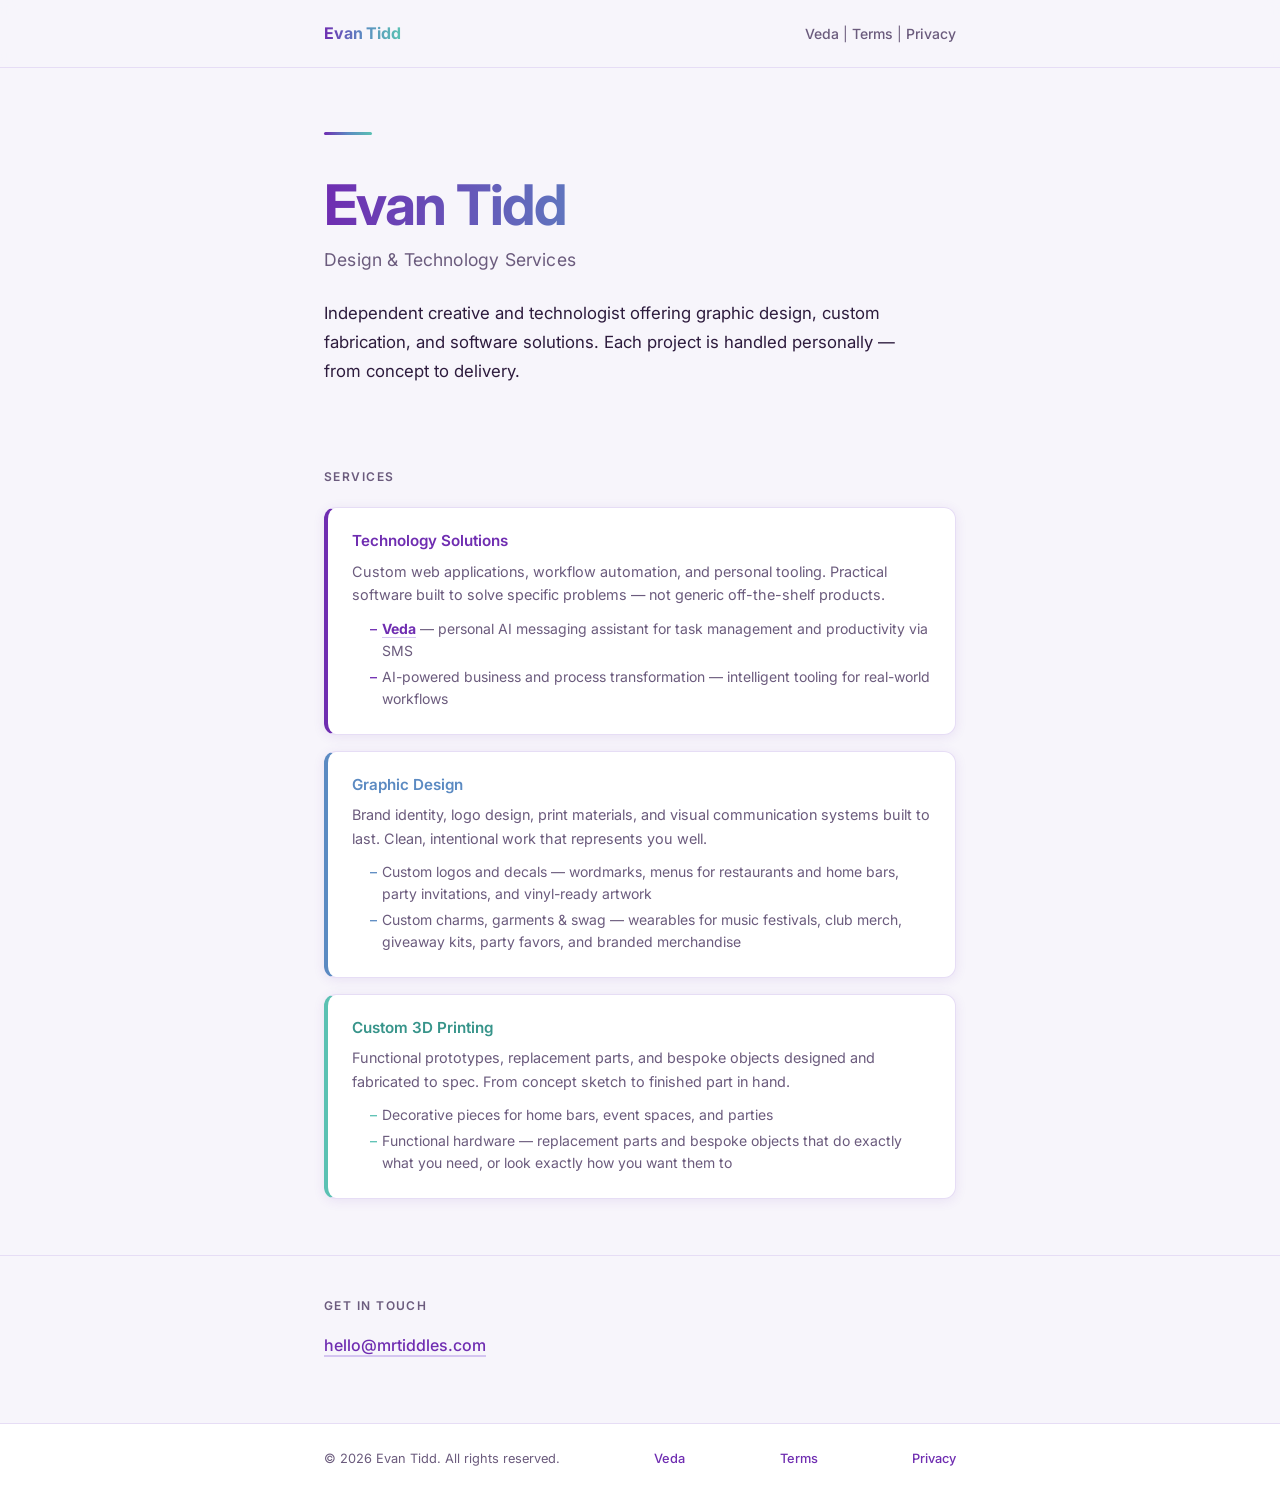
<file: index.html>
<!DOCTYPE html>
<html lang="en">
<head>
  <meta charset="UTF-8">
  <meta name="viewport" content="width=device-width, initial-scale=1.0">
  <title>Evan Tidd — Design & Technology Services</title>
  <meta name="description" content="Graphic design, custom 3D printing, and technology solutions by Evan Tidd.">
  <link rel="stylesheet" href="styles.css">
</head>
<body>

  <nav>
    <div class="container">
      <a href="/" class="nav-brand">Evan Tidd</a>
      <div class="nav-links">
        <a href="veda.html">Veda</a>
        <a href="terms.html">Terms</a>
        <a href="privacy-policy.html">Privacy</a>
      </div>
    </div>
  </nav>

  <main>
    <section class="hero">
      <div class="container">
        <div class="gradient-rule"></div>
        <h1>Evan Tidd</h1>
        <p class="subtitle">Design &amp; Technology Services</p>
        <p class="intro">
          Independent creative and technologist offering graphic design, custom fabrication,
          and software solutions. Each project is handled personally — from concept to delivery.
        </p>
      </div>
    </section>

    <section class="services">
      <div class="container">
        <h2>Services</h2>
        <div class="service-cards">
          <div class="service-card purple">
            <h3>Technology Solutions</h3>
            <p>Custom web applications, workflow automation, and personal tooling. Practical software built to solve specific problems — not generic off-the-shelf products.</p>
            <ul>
              <li><strong><a href="veda.html">Veda</a></strong> — personal AI messaging assistant for task management and productivity via SMS</li>
              <li>AI-powered business and process transformation — intelligent tooling for real-world workflows</li>
            </ul>
          </div>
          <div class="service-card blue">
            <h3>Graphic Design</h3>
            <p>Brand identity, logo design, print materials, and visual communication systems built to last. Clean, intentional work that represents you well.</p>
            <ul>
              <li>Custom logos and decals — wordmarks, menus for restaurants and home bars, party invitations, and vinyl-ready artwork</li>
              <li>Custom charms, garments &amp; swag — wearables for music festivals, club merch, giveaway kits, party favors, and branded merchandise</li>
            </ul>
          </div>
          <div class="service-card teal">
            <h3>Custom 3D Printing</h3>
            <p>Functional prototypes, replacement parts, and bespoke objects designed and fabricated to spec. From concept sketch to finished part in hand.</p>
            <ul>
              <li>Decorative pieces for home bars, event spaces, and parties</li>
              <li>Functional hardware — replacement parts and bespoke objects that do exactly what you need, or look exactly how you want them to</li>
            </ul>
          </div>
        </div>
      </div>
    </section>

    <section class="contact">
      <div class="container">
        <h2>Get in Touch</h2>
        <p>
          <a href="mailto:hello@mrtiddles.com">hello@mrtiddles.com</a>
        </p>
      </div>
    </section>
  </main>

  <footer>
    <div class="container">
      <p>&copy; 2026 Evan Tidd. All rights reserved.</p>
      <a href="veda.html">Veda</a>
      <a href="terms.html">Terms</a>
      <a href="privacy-policy.html">Privacy</a>
    </div>
  </footer>

</body>
</html>
</file>
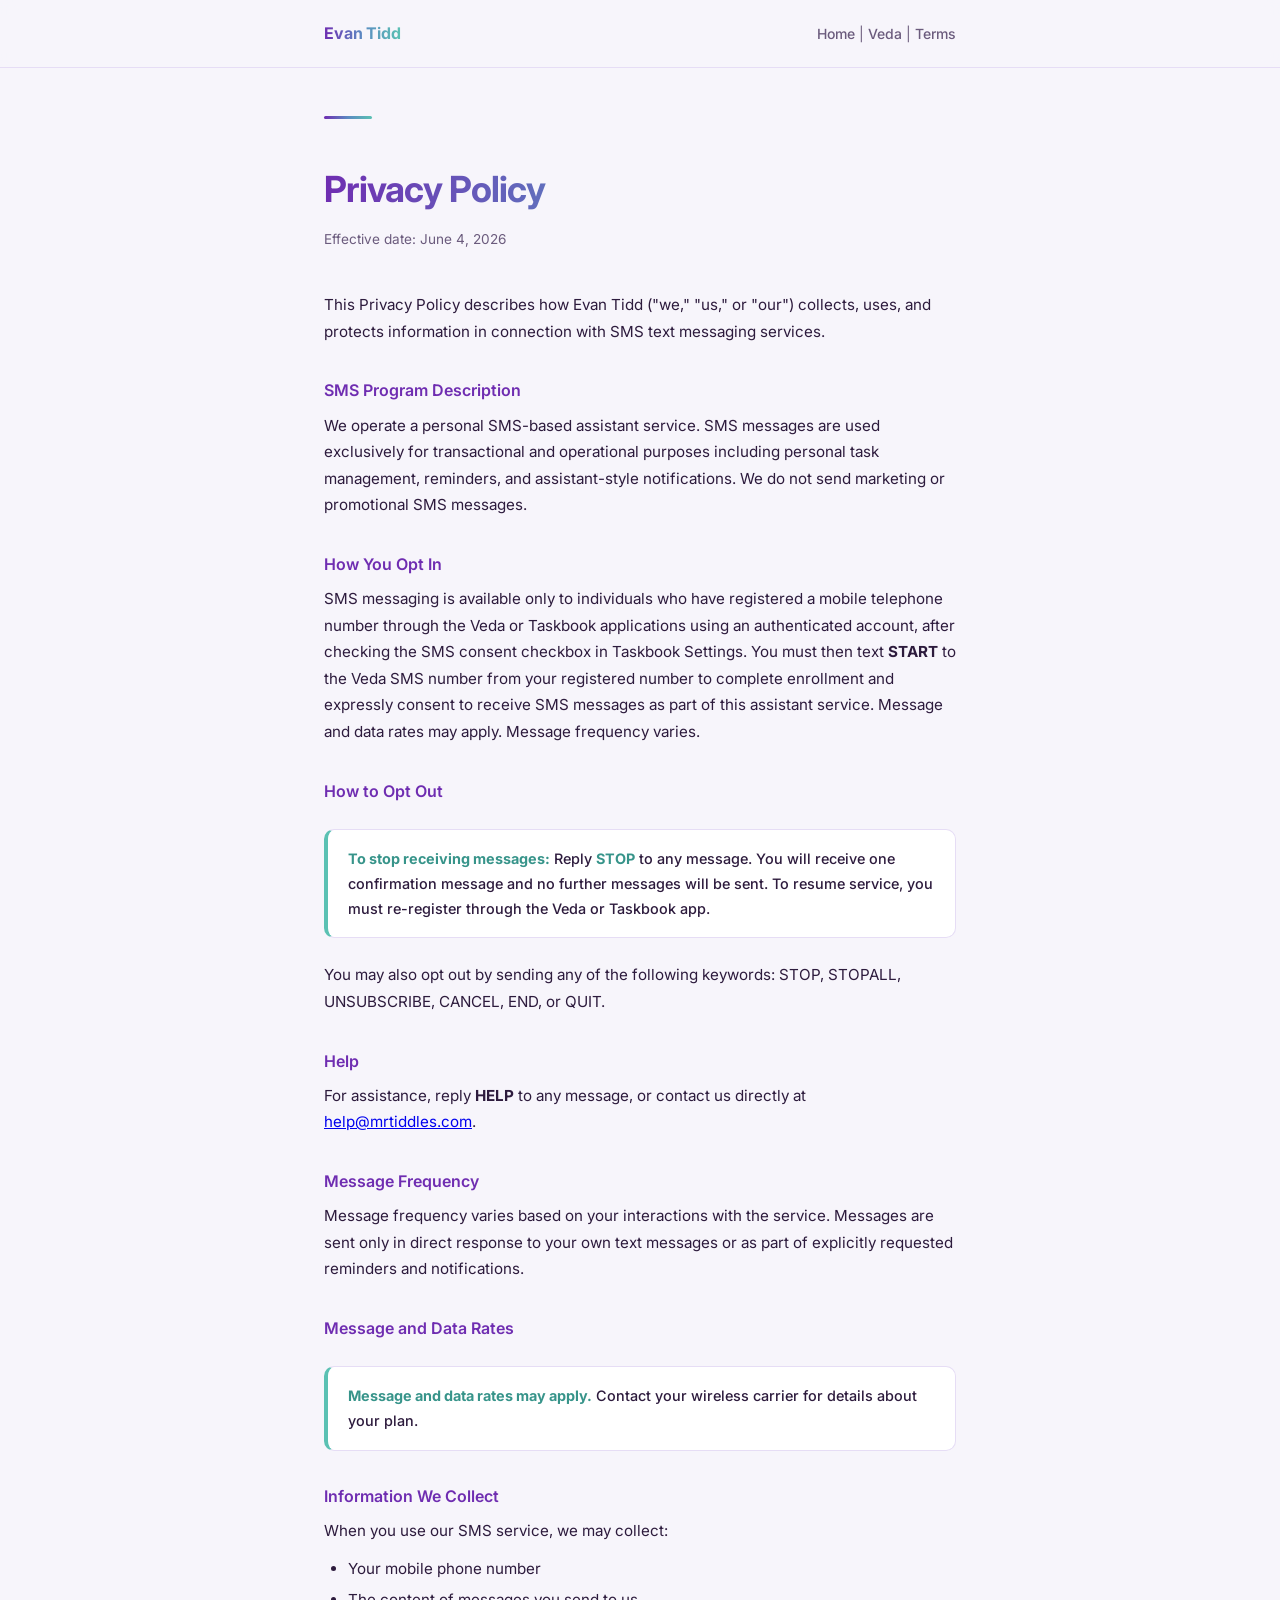
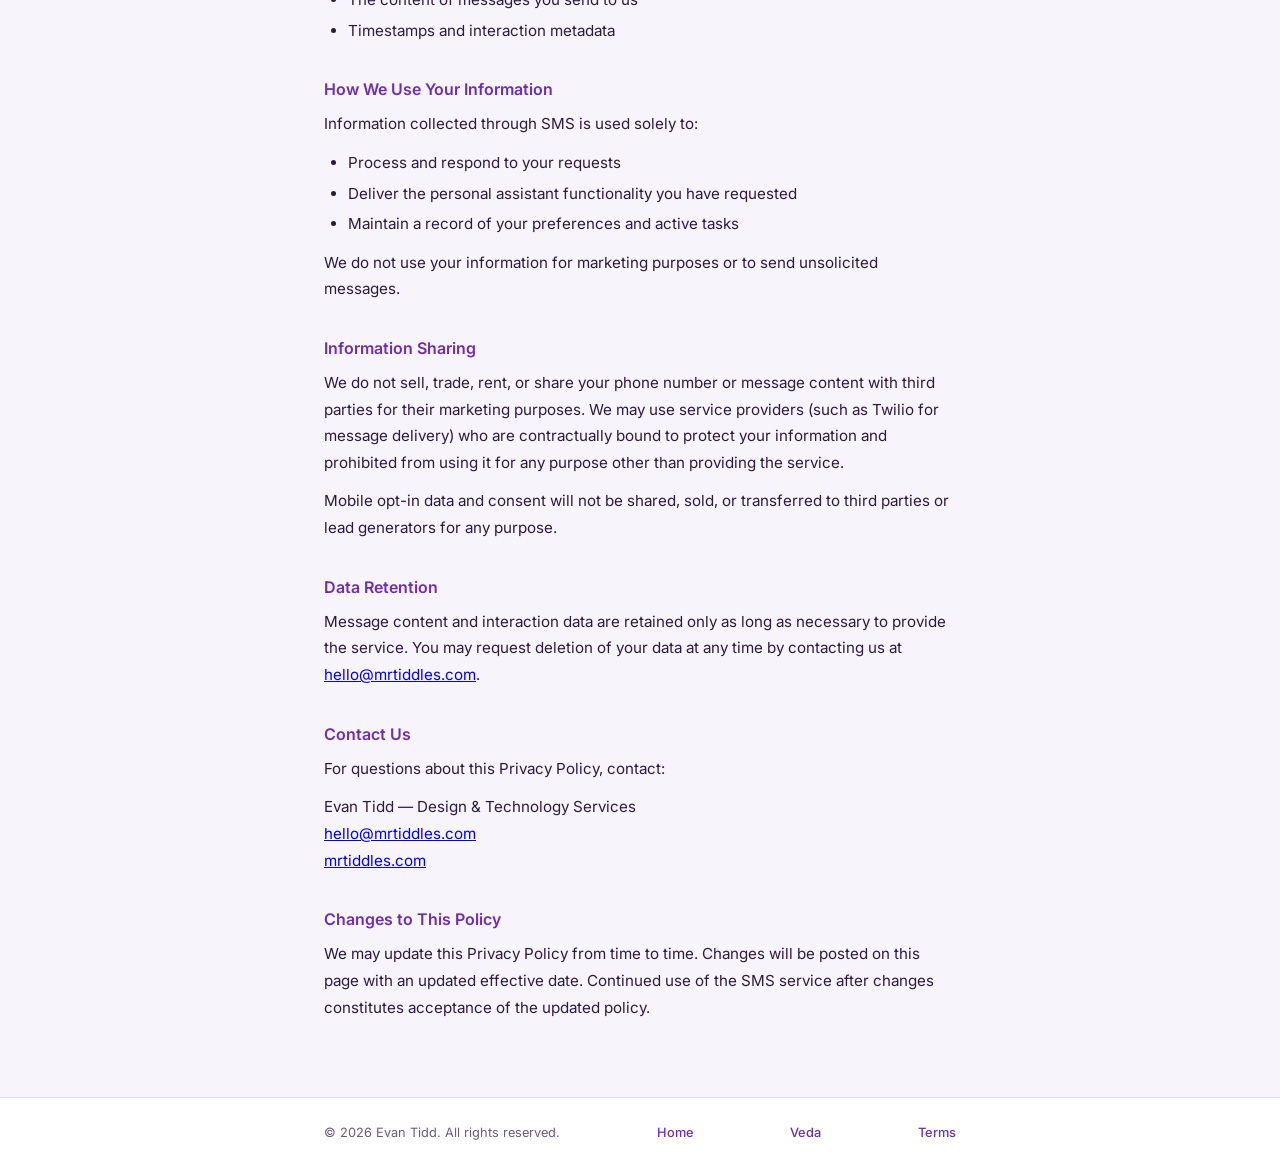
<file: privacy-policy.html>
<!DOCTYPE html>
<html lang="en">
<head>
  <meta charset="UTF-8">
  <meta name="viewport" content="width=device-width, initial-scale=1.0">
  <title>Privacy Policy — Evan Tidd</title>
  <meta name="description" content="Privacy policy for Evan Tidd Design &amp; Technology Services.">
  <link rel="stylesheet" href="styles.css">
</head>
<body>

  <nav>
    <div class="container">
      <a href="/" class="nav-brand">Evan Tidd</a>
      <div class="nav-links">
        <a href="index.html">Home</a>
        <a href="veda.html">Veda</a>
        <a href="terms.html">Terms</a>
      </div>
    </div>
  </nav>

  <main>
    <div class="policy-content">
      <div class="container">
        <div class="gradient-rule"></div>
        <h1>Privacy Policy</h1>
        <p class="effective-date">Effective date: June 4, 2026</p>

        <p>
          This Privacy Policy describes how Evan Tidd ("we," "us," or "our") collects, uses,
          and protects information in connection with SMS text messaging services.
        </p>

        <h2>SMS Program Description</h2>
        <p>
          We operate a personal SMS-based assistant service. SMS messages are used exclusively
          for transactional and operational purposes including personal task management,
          reminders, and assistant-style notifications. We do not send marketing or
          promotional SMS messages.
        </p>

        <h2>How You Opt In</h2>
        <p>
          SMS messaging is available only to individuals who have registered a mobile telephone number through the Veda or Taskbook applications using an authenticated account, after checking the SMS consent checkbox in Taskbook Settings. You must then text <strong>START</strong> to the Veda SMS number from your registered number to complete enrollment and expressly consent to receive SMS messages as part of this assistant service. Message and data rates may apply. Message frequency varies.
        </p>

        <h2>How to Opt Out</h2>

        <div class="highlight-box">
          <p>
            <strong>To stop receiving messages:</strong> Reply <strong>STOP</strong> to any message.
            You will receive one confirmation message and no further messages will be sent.
            To resume service, you must re-register through the Veda or Taskbook app.
          </p>
        </div>

        <p>
          You may also opt out by sending any of the following keywords: STOP, STOPALL,
          UNSUBSCRIBE, CANCEL, END, or QUIT.
        </p>

        <h2>Help</h2>
        <p>
          For assistance, reply <strong>HELP</strong> to any message, or contact us directly at
          <a href="mailto:help@mrtiddles.com">help@mrtiddles.com</a>.
        </p>

        <h2>Message Frequency</h2>
        <p>
          Message frequency varies based on your interactions with the service. Messages are
          sent only in direct response to your own text messages or as part of explicitly
          requested reminders and notifications.
        </p>

        <h2>Message and Data Rates</h2>

        <div class="highlight-box">
          <p><strong>Message and data rates may apply.</strong> Contact your wireless carrier for details about your plan.</p>
        </div>

        <h2>Information We Collect</h2>
        <p>When you use our SMS service, we may collect:</p>
        <ul>
          <li>Your mobile phone number</li>
          <li>The content of messages you send to us</li>
          <li>Timestamps and interaction metadata</li>
        </ul>

        <h2>How We Use Your Information</h2>
        <p>Information collected through SMS is used solely to:</p>
        <ul>
          <li>Process and respond to your requests</li>
          <li>Deliver the personal assistant functionality you have requested</li>
          <li>Maintain a record of your preferences and active tasks</li>
        </ul>
        <p>
          We do not use your information for marketing purposes or to send unsolicited messages.
        </p>

        <h2>Information Sharing</h2>
        <p>
          We do not sell, trade, rent, or share your phone number or message content with
          third parties for their marketing purposes. We may use service providers (such as
          Twilio for message delivery) who are contractually bound to protect your information
          and prohibited from using it for any purpose other than providing the service.
        </p>
        <p>
          Mobile opt-in data and consent will not be shared, sold, or transferred to third
          parties or lead generators for any purpose.
        </p>

        <h2>Data Retention</h2>
        <p>
          Message content and interaction data are retained only as long as necessary to
          provide the service. You may request deletion of your data at any time by contacting
          us at <a href="mailto:hello@mrtiddles.com">hello@mrtiddles.com</a>.
        </p>

        <h2>Contact Us</h2>
        <p>
          For questions about this Privacy Policy, contact:
        </p>
        <p>
          Evan Tidd — Design &amp; Technology Services<br>
          <a href="mailto:hello@mrtiddles.com">hello@mrtiddles.com</a><br>
          <a href="index.html">mrtiddles.com</a>
        </p>

        <h2>Changes to This Policy</h2>
        <p>
          We may update this Privacy Policy from time to time. Changes will be posted
          on this page with an updated effective date. Continued use of the SMS service
          after changes constitutes acceptance of the updated policy.
        </p>
      </div>
    </div>
  </main>

  <footer>
    <div class="container">
      <p>&copy; 2026 Evan Tidd. All rights reserved.</p>
      <a href="index.html">Home</a>
      <a href="veda.html">Veda</a>
      <a href="terms.html">Terms</a>
    </div>
  </footer>

</body>
</html>
</file>
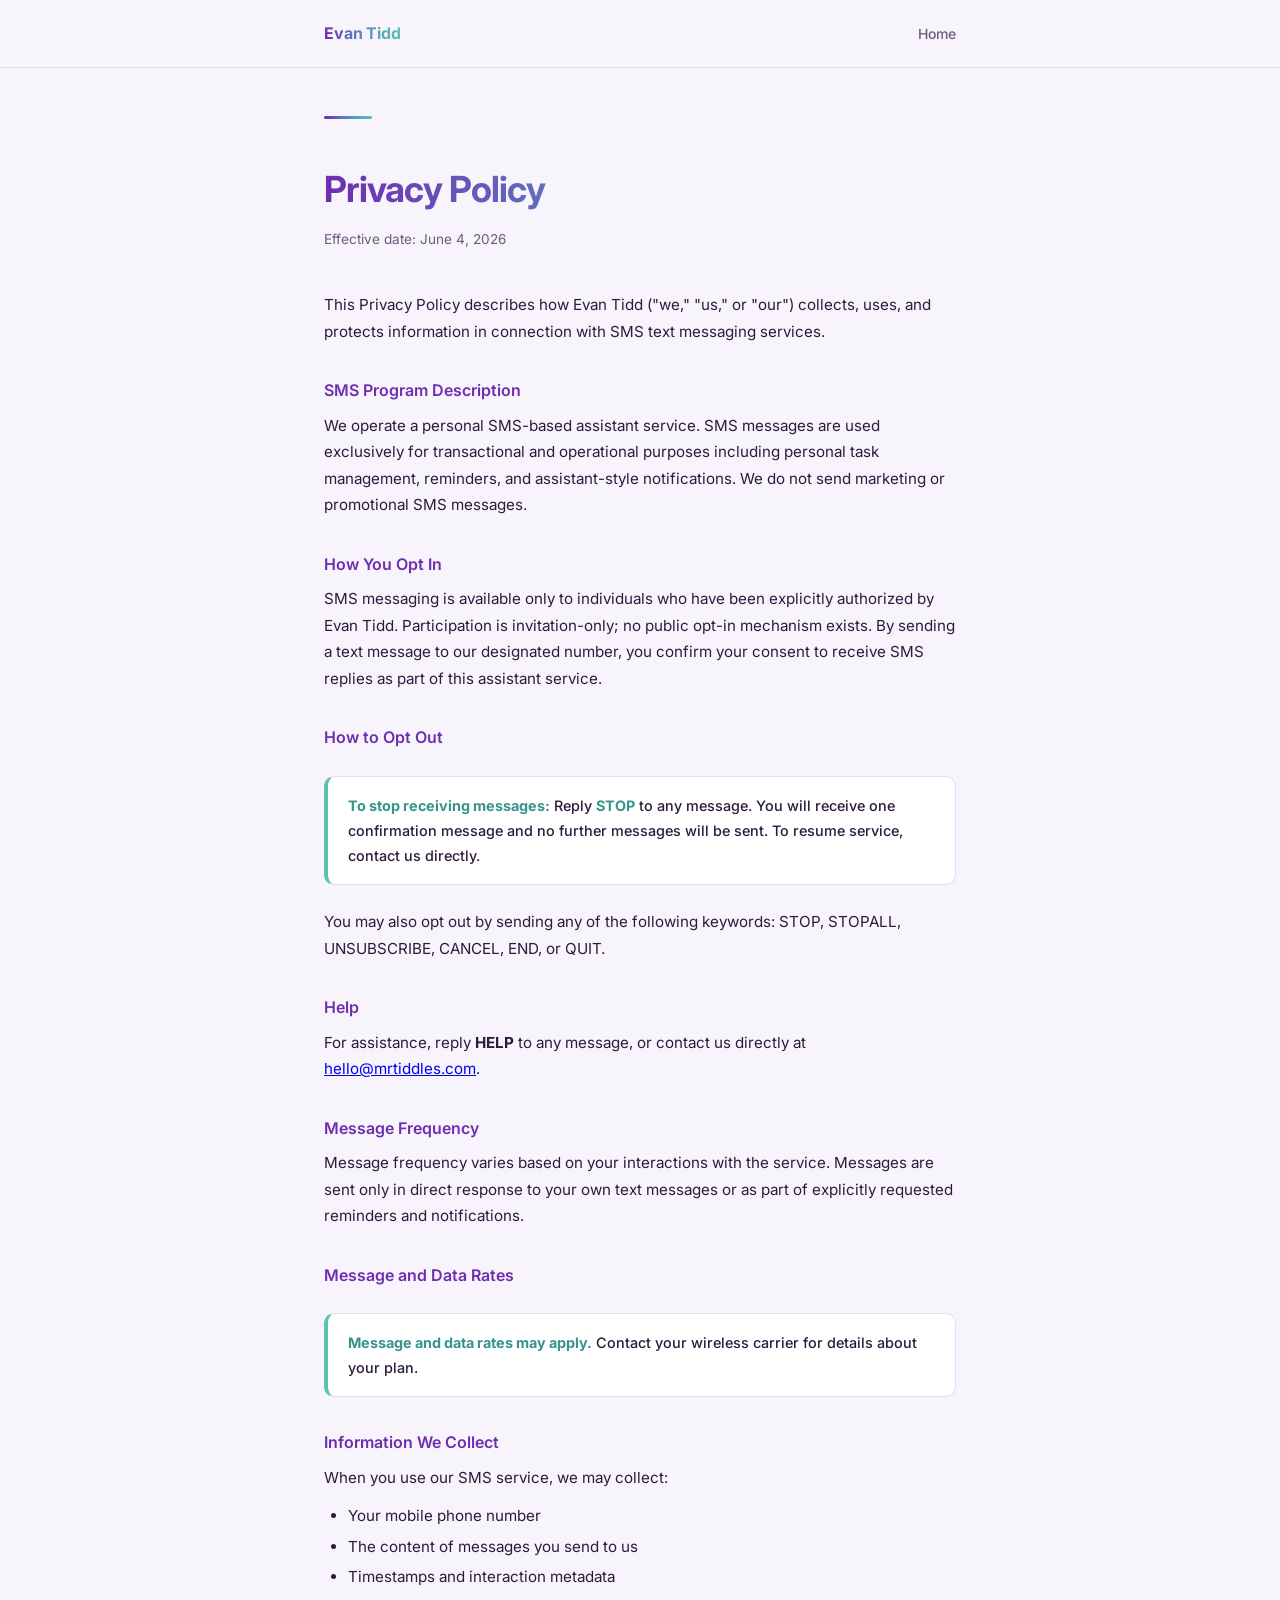
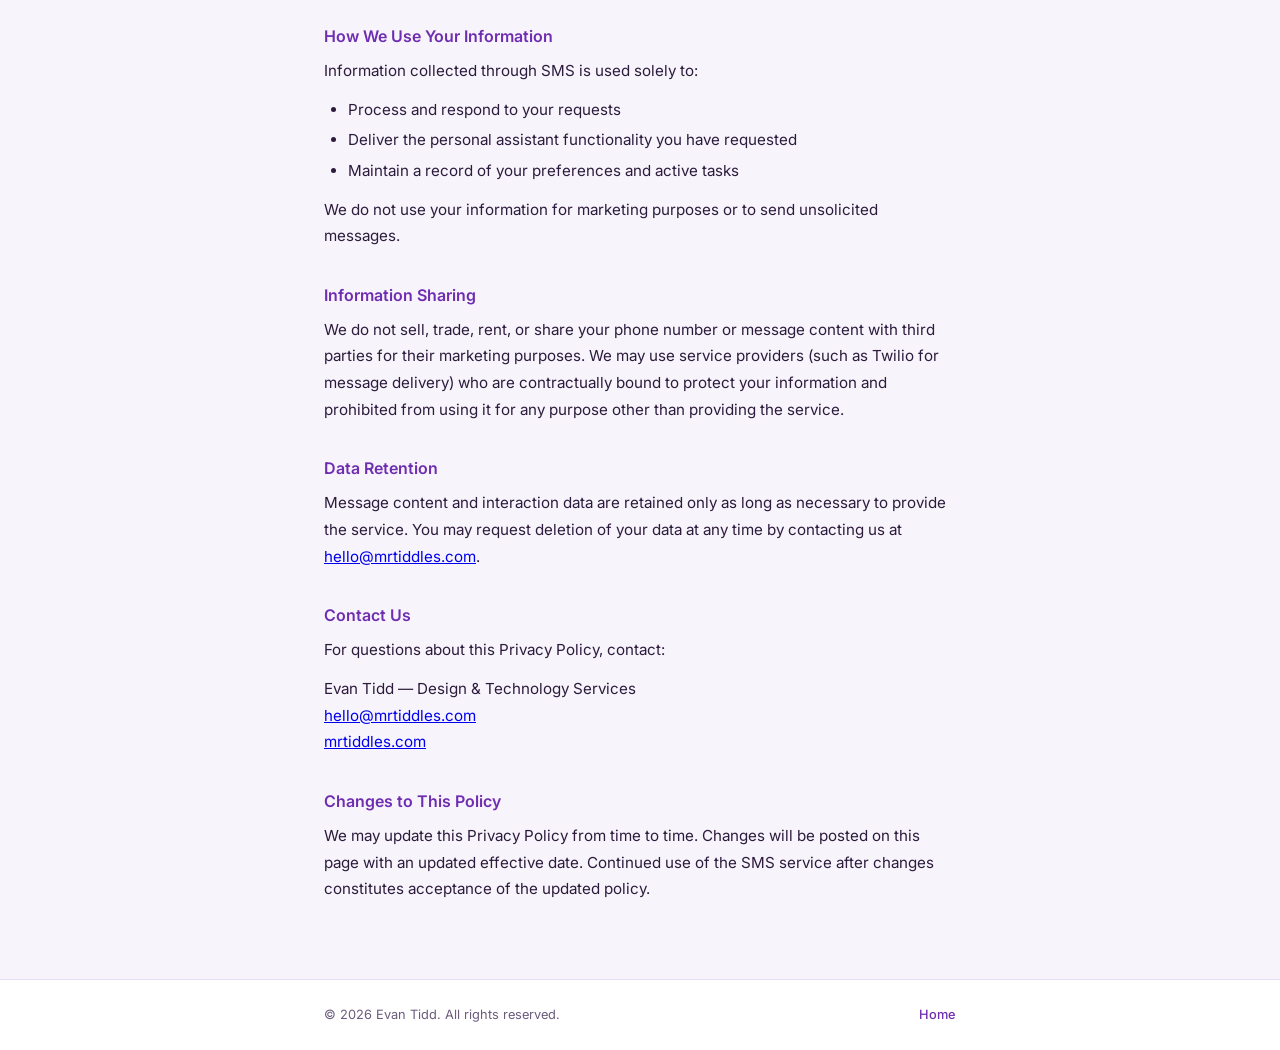
<file: sms-privacy-policy.html>
<!DOCTYPE html>
<html lang="en">
<head>
  <meta charset="UTF-8">
  <meta name="viewport" content="width=device-width, initial-scale=1.0">
  <title>Privacy Policy — Evan Tidd</title>
  <meta name="description" content="Privacy policy for Evan Tidd Design &amp; Technology Services.">
  <link rel="stylesheet" href="styles.css">
</head>
<body>

  <nav>
    <div class="container">
      <a href="/" class="nav-brand">Evan Tidd</a>
      <div class="nav-links">
        <a href="index.html">Home</a>
      </div>
    </div>
  </nav>

  <main>
    <div class="policy-content">
      <div class="container">
        <div class="gradient-rule"></div>
        <h1>Privacy Policy</h1>
        <p class="effective-date">Effective date: June 4, 2026</p>

        <p>
          This Privacy Policy describes how Evan Tidd ("we," "us," or "our") collects, uses,
          and protects information in connection with SMS text messaging services.
        </p>

        <h2>SMS Program Description</h2>
        <p>
          We operate a personal SMS-based assistant service. SMS messages are used exclusively
          for transactional and operational purposes including personal task management,
          reminders, and assistant-style notifications. We do not send marketing or
          promotional SMS messages.
        </p>

        <h2>How You Opt In</h2>
        <p>
          SMS messaging is available only to individuals who have been explicitly authorized
          by Evan Tidd. Participation is invitation-only; no public opt-in mechanism exists.
          By sending a text message to our designated number, you confirm your consent to
          receive SMS replies as part of this assistant service.
        </p>

        <h2>How to Opt Out</h2>

        <div class="highlight-box">
          <p>
            <strong>To stop receiving messages:</strong> Reply <strong>STOP</strong> to any message.
            You will receive one confirmation message and no further messages will be sent.
            To resume service, contact us directly.
          </p>
        </div>

        <p>
          You may also opt out by sending any of the following keywords: STOP, STOPALL,
          UNSUBSCRIBE, CANCEL, END, or QUIT.
        </p>

        <h2>Help</h2>
        <p>
          For assistance, reply <strong>HELP</strong> to any message, or contact us directly at
          <a href="mailto:hello@mrtiddles.com">hello@mrtiddles.com</a>.
        </p>

        <h2>Message Frequency</h2>
        <p>
          Message frequency varies based on your interactions with the service. Messages are
          sent only in direct response to your own text messages or as part of explicitly
          requested reminders and notifications.
        </p>

        <h2>Message and Data Rates</h2>

        <div class="highlight-box">
          <p><strong>Message and data rates may apply.</strong> Contact your wireless carrier for details about your plan.</p>
        </div>

        <h2>Information We Collect</h2>
        <p>When you use our SMS service, we may collect:</p>
        <ul>
          <li>Your mobile phone number</li>
          <li>The content of messages you send to us</li>
          <li>Timestamps and interaction metadata</li>
        </ul>

        <h2>How We Use Your Information</h2>
        <p>Information collected through SMS is used solely to:</p>
        <ul>
          <li>Process and respond to your requests</li>
          <li>Deliver the personal assistant functionality you have requested</li>
          <li>Maintain a record of your preferences and active tasks</li>
        </ul>
        <p>
          We do not use your information for marketing purposes or to send unsolicited messages.
        </p>

        <h2>Information Sharing</h2>
        <p>
          We do not sell, trade, rent, or share your phone number or message content with
          third parties for their marketing purposes. We may use service providers (such as
          Twilio for message delivery) who are contractually bound to protect your information
          and prohibited from using it for any purpose other than providing the service.
        </p>

        <h2>Data Retention</h2>
        <p>
          Message content and interaction data are retained only as long as necessary to
          provide the service. You may request deletion of your data at any time by contacting
          us at <a href="mailto:hello@mrtiddles.com">hello@mrtiddles.com</a>.
        </p>

        <h2>Contact Us</h2>
        <p>
          For questions about this Privacy Policy, contact:
        </p>
        <p>
          Evan Tidd — Design &amp; Technology Services<br>
          <a href="mailto:hello@mrtiddles.com">hello@mrtiddles.com</a><br>
          <a href="index.html">mrtiddles.com</a>
        </p>

        <h2>Changes to This Policy</h2>
        <p>
          We may update this Privacy Policy from time to time. Changes will be posted
          on this page with an updated effective date. Continued use of the SMS service
          after changes constitutes acceptance of the updated policy.
        </p>
      </div>
    </div>
  </main>

  <footer>
    <div class="container">
      <p>&copy; 2026 Evan Tidd. All rights reserved.</p>
      <a href="index.html">Home</a>
    </div>
  </footer>

</body>
</html>
</file>
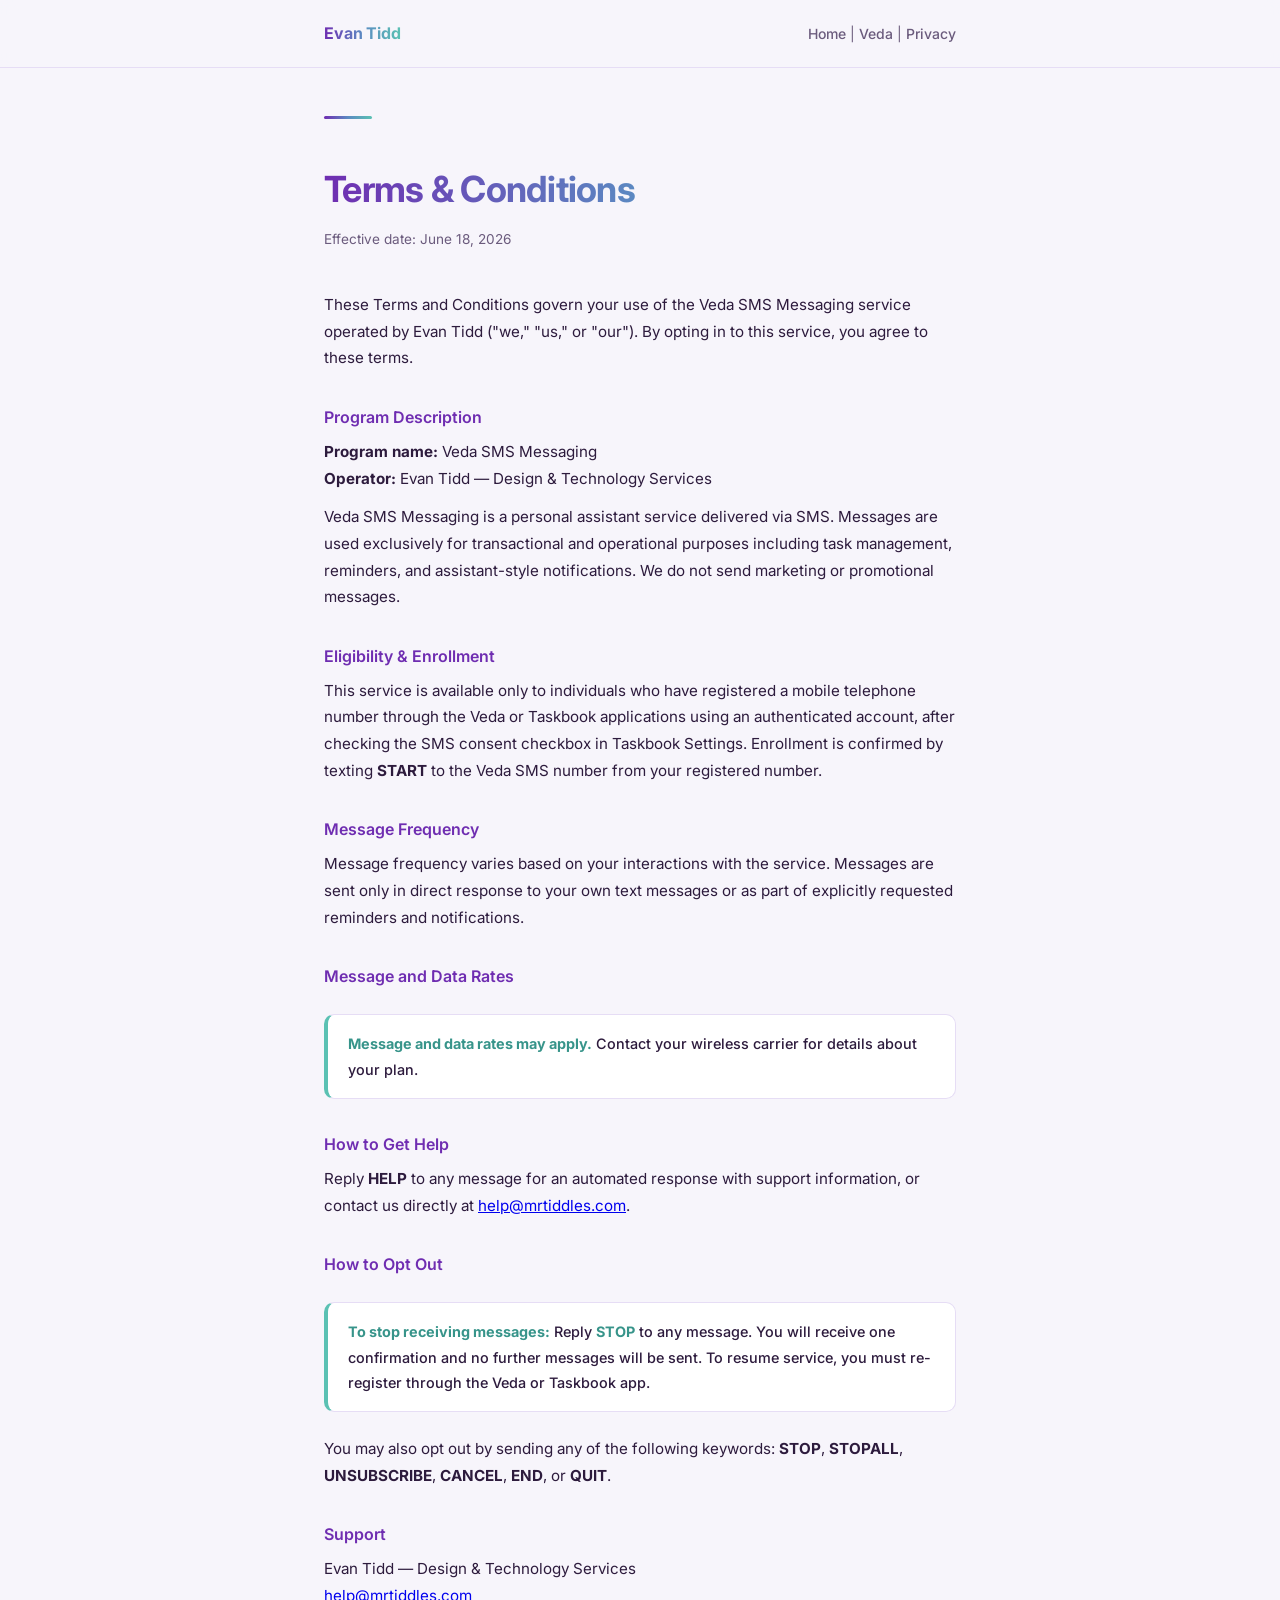
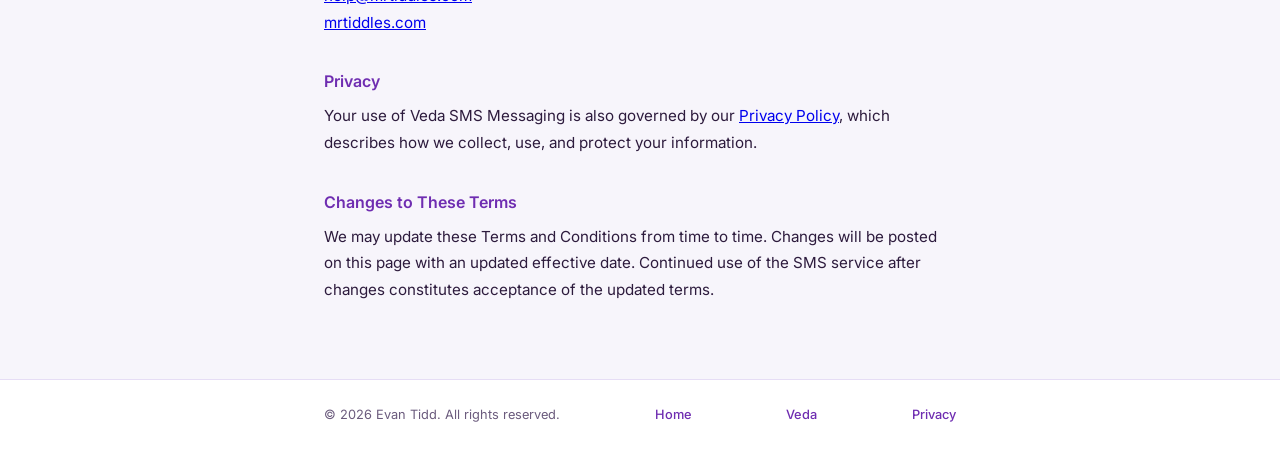
<file: terms.html>
<!DOCTYPE html>
<html lang="en">
<head>
  <meta charset="UTF-8">
  <meta name="viewport" content="width=device-width, initial-scale=1.0">
  <title>Terms &amp; Conditions — Evan Tidd</title>
  <meta name="description" content="Terms and conditions for Veda SMS Messaging by Evan Tidd.">
  <link rel="stylesheet" href="styles.css">
</head>
<body>

  <nav>
    <div class="container">
      <a href="/" class="nav-brand">Evan Tidd</a>
      <div class="nav-links">
        <a href="index.html">Home</a>
        <a href="veda.html">Veda</a>
        <a href="privacy-policy.html">Privacy</a>
      </div>
    </div>
  </nav>

  <main>
    <div class="policy-content">
      <div class="container">
        <div class="gradient-rule"></div>
        <h1>Terms &amp; Conditions</h1>
        <p class="effective-date">Effective date: June 18, 2026</p>

        <p>
          These Terms and Conditions govern your use of the Veda SMS Messaging service
          operated by Evan Tidd ("we," "us," or "our"). By opting in to this service,
          you agree to these terms.
        </p>

        <h2>Program Description</h2>
        <p>
          <strong>Program name:</strong> Veda SMS Messaging<br>
          <strong>Operator:</strong> Evan Tidd — Design &amp; Technology Services
        </p>
        <p>
          Veda SMS Messaging is a personal assistant service delivered via SMS. Messages
          are used exclusively for transactional and operational purposes including task
          management, reminders, and assistant-style notifications. We do not send
          marketing or promotional messages.
        </p>

        <h2>Eligibility &amp; Enrollment</h2>
        <p>
          This service is available only to individuals who have registered a mobile
          telephone number through the Veda or Taskbook applications using an authenticated
          account, after checking the SMS consent checkbox in Taskbook Settings. Enrollment
          is confirmed by texting <strong>START</strong> to the Veda SMS number from your
          registered number.
        </p>

        <h2>Message Frequency</h2>
        <p>
          Message frequency varies based on your interactions with the service. Messages
          are sent only in direct response to your own text messages or as part of
          explicitly requested reminders and notifications.
        </p>

        <h2>Message and Data Rates</h2>

        <div class="highlight-box">
          <p><strong>Message and data rates may apply.</strong> Contact your wireless carrier for details about your plan.</p>
        </div>

        <h2>How to Get Help</h2>
        <p>
          Reply <strong>HELP</strong> to any message for an automated response with
          support information, or contact us directly at
          <a href="mailto:help@mrtiddles.com">help@mrtiddles.com</a>.
        </p>

        <h2>How to Opt Out</h2>

        <div class="highlight-box">
          <p>
            <strong>To stop receiving messages:</strong> Reply <strong>STOP</strong> to
            any message. You will receive one confirmation and no further messages will
            be sent. To resume service, you must re-register through the Veda or
            Taskbook app.
          </p>
        </div>

        <p>
          You may also opt out by sending any of the following keywords:
          <strong>STOP</strong>, <strong>STOPALL</strong>, <strong>UNSUBSCRIBE</strong>,
          <strong>CANCEL</strong>, <strong>END</strong>, or <strong>QUIT</strong>.
        </p>

        <h2>Support</h2>
        <p>
          Evan Tidd — Design &amp; Technology Services<br>
          <a href="mailto:help@mrtiddles.com">help@mrtiddles.com</a><br>
          <a href="index.html">mrtiddles.com</a>
        </p>

        <h2>Privacy</h2>
        <p>
          Your use of Veda SMS Messaging is also governed by our
          <a href="privacy-policy.html">Privacy Policy</a>, which describes how we
          collect, use, and protect your information.
        </p>

        <h2>Changes to These Terms</h2>
        <p>
          We may update these Terms and Conditions from time to time. Changes will be
          posted on this page with an updated effective date. Continued use of the SMS
          service after changes constitutes acceptance of the updated terms.
        </p>
      </div>
    </div>
  </main>

  <footer>
    <div class="container">
      <p>&copy; 2026 Evan Tidd. All rights reserved.</p>
      <a href="index.html">Home</a>
      <a href="veda.html">Veda</a>
      <a href="privacy-policy.html">Privacy</a>
    </div>
  </footer>

</body>
</html>
</file>
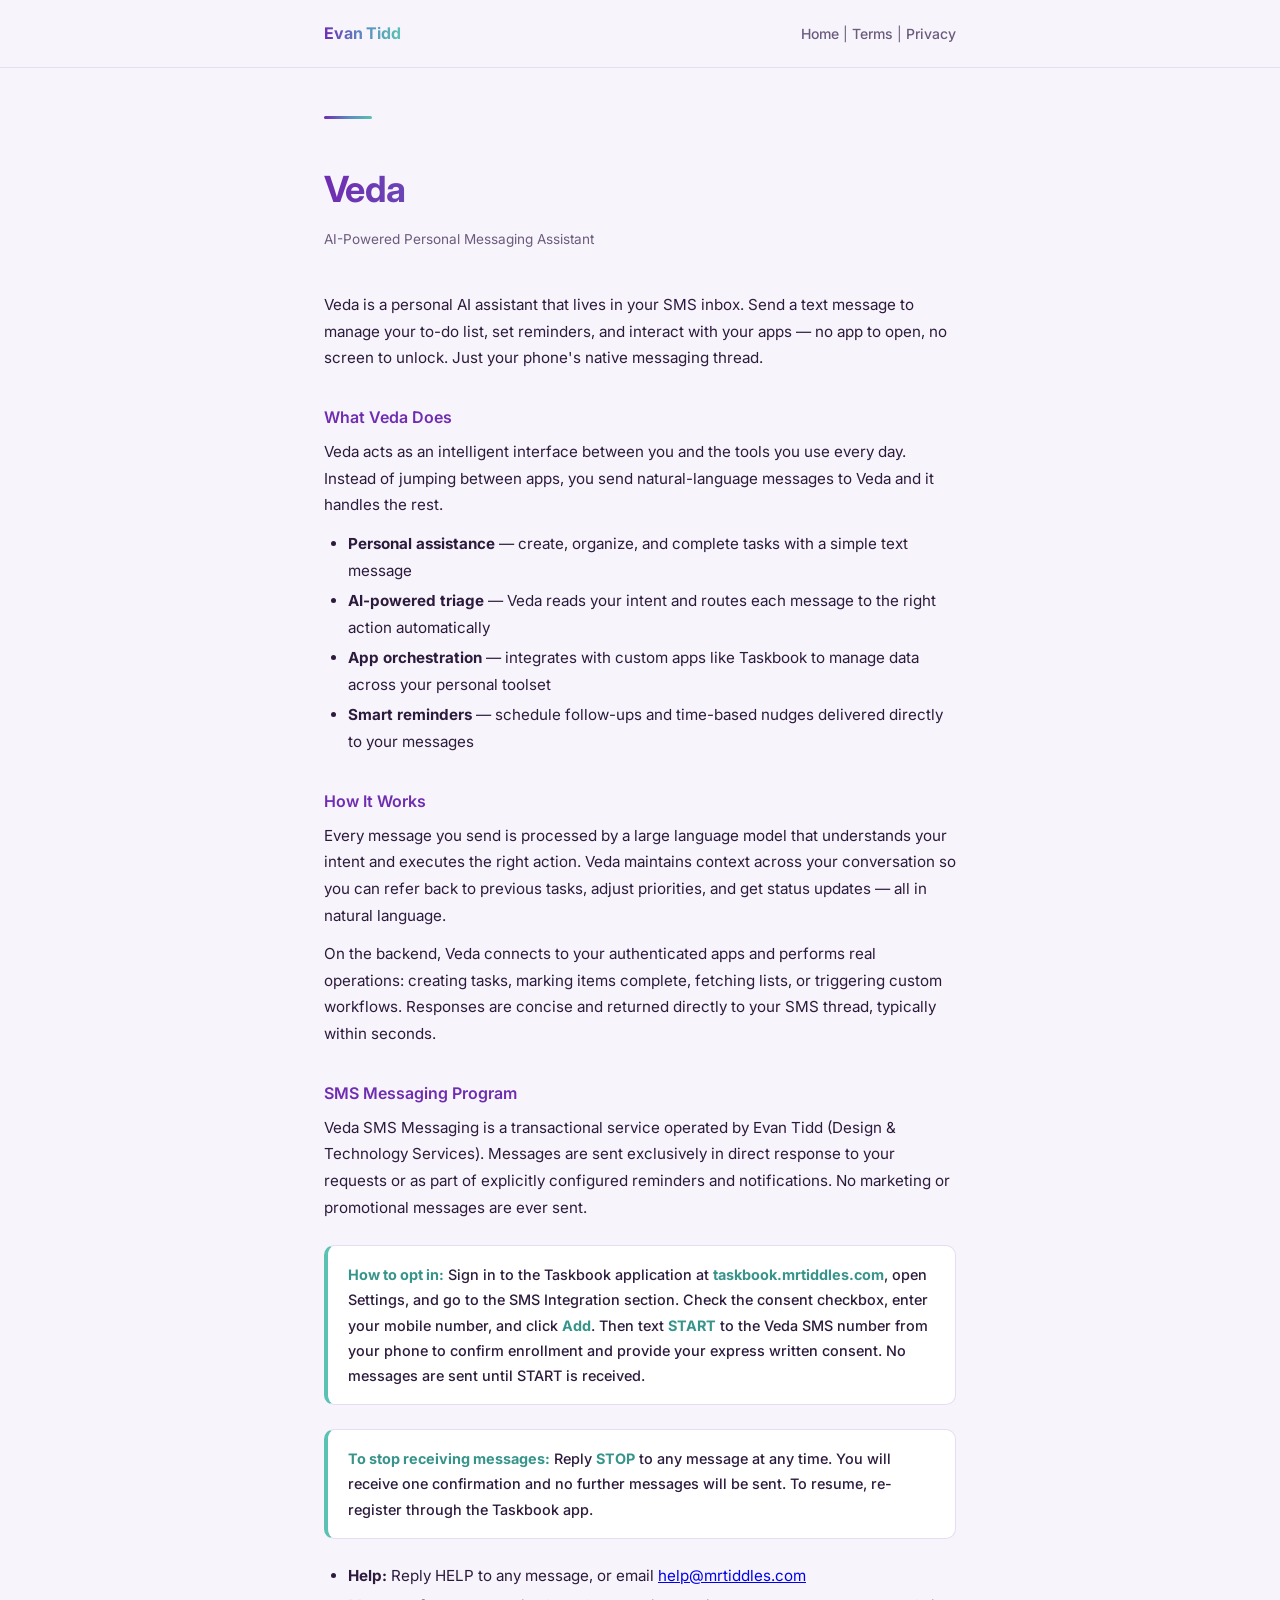
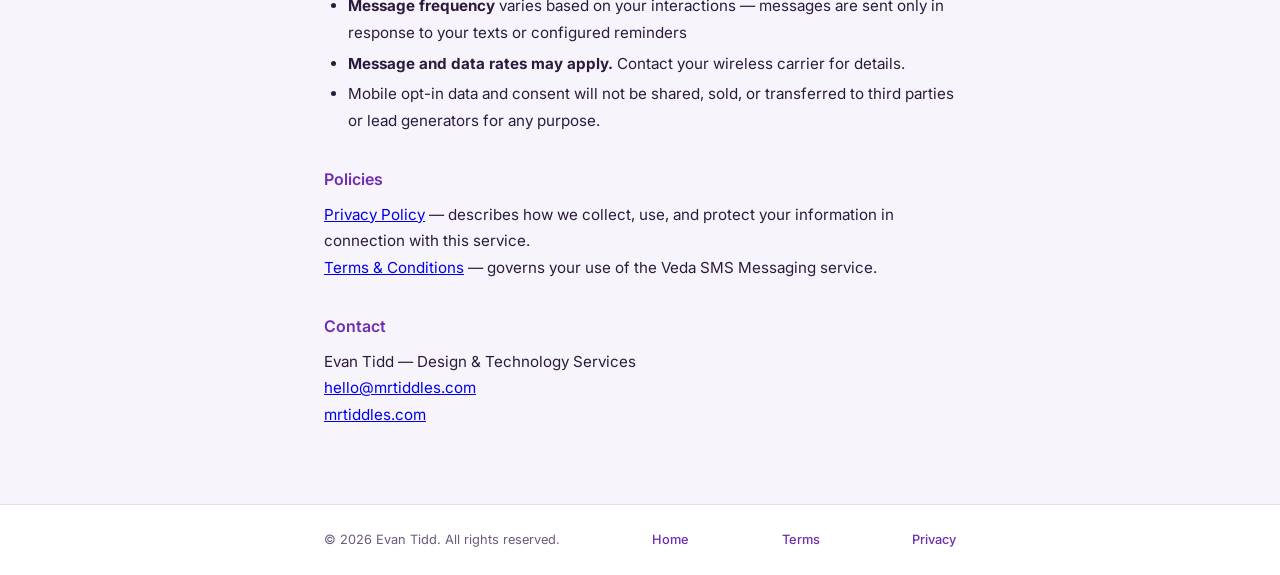
<file: veda.html>
<!DOCTYPE html>
<html lang="en">
<head>
  <meta charset="UTF-8">
  <meta name="viewport" content="width=device-width, initial-scale=1.0">
  <title>Veda — AI Messaging Assistant</title>
  <meta name="description" content="Veda is a personal AI assistant delivered entirely via SMS. Manage tasks, get reminders, and orchestrate your apps — all from your phone's native message thread.">
  <link rel="stylesheet" href="styles.css">
</head>
<body>

  <nav>
    <div class="container">
      <a href="/" class="nav-brand">Evan Tidd</a>
      <div class="nav-links">
        <a href="index.html">Home</a>
        <a href="terms.html">Terms</a>
        <a href="privacy-policy.html">Privacy</a>
      </div>
    </div>
  </nav>

  <main>
    <div class="policy-content">
      <div class="container">
        <div class="gradient-rule"></div>
        <h1>Veda</h1>
        <p class="effective-date">AI-Powered Personal Messaging Assistant</p>

        <p>
          Veda is a personal AI assistant that lives in your SMS inbox. Send a text message
          to manage your to-do list, set reminders, and interact with your apps — no app to
          open, no screen to unlock. Just your phone's native messaging thread.
        </p>

        <h2>What Veda Does</h2>
        <p>
          Veda acts as an intelligent interface between you and the tools you use every day.
          Instead of jumping between apps, you send natural-language messages to Veda and it
          handles the rest.
        </p>
        <ul>
          <li><strong>Personal assistance</strong> — create, organize, and complete tasks with a simple text message</li>
          <li><strong>AI-powered triage</strong> — Veda reads your intent and routes each message to the right action automatically</li>
          <li><strong>App orchestration</strong> — integrates with custom apps like Taskbook to manage data across your personal toolset</li>
          <li><strong>Smart reminders</strong> — schedule follow-ups and time-based nudges delivered directly to your messages</li>
        </ul>

        <h2>How It Works</h2>
        <p>
          Every message you send is processed by a large language model that understands
          your intent and executes the right action. Veda maintains context across your
          conversation so you can refer back to previous tasks, adjust priorities, and get
          status updates — all in natural language.
        </p>
        <p>
          On the backend, Veda connects to your authenticated apps and performs real operations:
          creating tasks, marking items complete, fetching lists, or triggering custom workflows.
          Responses are concise and returned directly to your SMS thread, typically within seconds.
        </p>

        <h2>SMS Messaging Program</h2>
        <p>
          Veda SMS Messaging is a transactional service operated by Evan Tidd
          (Design &amp; Technology Services). Messages are sent exclusively in direct response
          to your requests or as part of explicitly configured reminders and notifications.
          No marketing or promotional messages are ever sent.
        </p>

        <div class="highlight-box">
          <p>
            <strong>How to opt in:</strong> Sign in to the Taskbook application at
            <strong>taskbook.mrtiddles.com</strong>, open Settings, and go to the SMS
            Integration section. Check the consent checkbox, enter your mobile number, and
            click <strong>Add</strong>. Then text <strong>START</strong> to the Veda SMS
            number from your phone to confirm enrollment and provide your express written
            consent. No messages are sent until START is received.
          </p>
        </div>

        <div class="highlight-box">
          <p>
            <strong>To stop receiving messages:</strong> Reply <strong>STOP</strong> to any
            message at any time. You will receive one confirmation and no further messages will
            be sent. To resume, re-register through the Taskbook app.
          </p>
        </div>

        <ul>
          <li><strong>Help:</strong> Reply HELP to any message, or email <a href="mailto:help@mrtiddles.com">help@mrtiddles.com</a></li>
          <li><strong>Message frequency</strong> varies based on your interactions — messages are sent only in response to your texts or configured reminders</li>
          <li><strong>Message and data rates may apply.</strong> Contact your wireless carrier for details.</li>
          <li>Mobile opt-in data and consent will not be shared, sold, or transferred to third parties or lead generators for any purpose.</li>
        </ul>

        <h2>Policies</h2>
        <p>
          <a href="privacy-policy.html">Privacy Policy</a> — describes how we collect,
          use, and protect your information in connection with this service.<br>
          <a href="terms.html">Terms &amp; Conditions</a> — governs your use of the
          Veda SMS Messaging service.
        </p>

        <h2>Contact</h2>
        <p>
          Evan Tidd — Design &amp; Technology Services<br>
          <a href="mailto:hello@mrtiddles.com">hello@mrtiddles.com</a><br>
          <a href="index.html">mrtiddles.com</a>
        </p>

      </div>
    </div>
  </main>

  <footer>
    <div class="container">
      <p>&copy; 2026 Evan Tidd. All rights reserved.</p>
      <a href="index.html">Home</a>
      <a href="terms.html">Terms</a>
      <a href="privacy-policy.html">Privacy</a>
    </div>
  </footer>

</body>
</html>
</file>
<file: styles.css>
@import url('https://fonts.googleapis.com/css2?family=Inter:wght@300;400;500;600;700&display=swap');

:root {
  --purple: #6f2db1;
  --blue: #5b8ac2;
  --teal: #5bc1b3;
  --lavender: #9B7FD9;
  --lavender-light: #D4C5F0;
  --bg: #F7F5FB;
  --card: #ffffff;
  --text: #2D1B3D;
  --text-secondary: #6B5B7D;
  --border: #E6DDF5;
  --gradient: linear-gradient(90deg, #6f2db1 0%, #5b8ac2 50%, #5bc1b3 100%);
  --shadow: 0 2px 12px rgba(111, 45, 177, 0.1);
}

*, *::before, *::after {
  box-sizing: border-box;
  margin: 0;
  padding: 0;
}

body {
  font-family: 'Inter', -apple-system, BlinkMacSystemFont, 'Segoe UI', sans-serif;
  background: var(--bg);
  color: var(--text);
  line-height: 1.7;
  font-size: 1rem;
  -webkit-font-smoothing: antialiased;
}

.container {
  max-width: 680px;
  margin: 0 auto;
  padding: 0 1.5rem;
}

/* ── Nav ── */
nav {
  padding: 1.25rem 0;
  border-bottom: 1px solid var(--border);
  background: rgba(247, 245, 251, 0.9);
  backdrop-filter: blur(8px);
  position: sticky;
  top: 0;
  z-index: 10;
}

nav .container {
  display: flex;
  align-items: center;
  justify-content: space-between;
}

.nav-brand {
  font-weight: 700;
  font-size: 1rem;
  background: var(--gradient);
  -webkit-background-clip: text;
  -webkit-text-fill-color: transparent;
  background-clip: text;
  text-decoration: none;
  letter-spacing: -0.01em;
}

.nav-links a {
  font-size: 0.875rem;
  color: var(--text-secondary);
  text-decoration: none;
  font-weight: 500;
  transition: color 180ms ease;
}

.nav-links a:hover {
  color: var(--purple);
}

.nav-links a + a::before {
  content: " | ";
  color: var(--text-secondary);
  font-weight: 400;
}

/* ── Hero ── */
.hero {
  padding: 4rem 0 2.5rem;
}

.gradient-rule {
  height: 3px;
  background: var(--gradient);
  border-radius: 2px;
  margin-bottom: 2.5rem;
  width: 48px;
}

.hero h1 {
  font-size: clamp(2.5rem, 6vw, 3.5rem);
  font-weight: 700;
  letter-spacing: -0.03em;
  line-height: 1.1;
  background: var(--gradient);
  -webkit-background-clip: text;
  -webkit-text-fill-color: transparent;
  background-clip: text;
  margin-bottom: 0.5rem;
}

.hero .subtitle {
  font-size: 1.1rem;
  color: var(--text-secondary);
  font-weight: 400;
  letter-spacing: 0.01em;
  margin-bottom: 1.5rem;
}

.hero .intro {
  font-size: 1.05rem;
  color: var(--text);
  max-width: 580px;
  line-height: 1.75;
}

/* ── Services ── */
.services {
  padding: 2.5rem 0;
}

.services h2 {
  font-size: 0.75rem;
  font-weight: 600;
  text-transform: uppercase;
  letter-spacing: 0.12em;
  color: var(--text-secondary);
  margin-bottom: 1.25rem;
}

.service-cards {
  display: flex;
  flex-direction: column;
  gap: 1rem;
}

.service-card {
  background: var(--card);
  border: 1px solid var(--border);
  border-radius: 12px;
  padding: 1.25rem 1.5rem;
  border-left-width: 4px;
  box-shadow: var(--shadow);
  transition: transform 200ms ease, box-shadow 200ms ease;
}

.service-card:hover {
  transform: translateY(-2px);
  box-shadow: 0 6px 20px rgba(111, 45, 177, 0.15);
}

.service-card.purple { border-left-color: var(--purple); }
.service-card.blue   { border-left-color: var(--blue); }
.service-card.teal   { border-left-color: var(--teal); }

.service-card h3 {
  font-size: 0.95rem;
  font-weight: 600;
  margin-bottom: 0.35rem;
  color: var(--text);
}

.service-card.purple h3 { color: var(--purple); }
.service-card.blue   h3 { color: var(--blue); }
.service-card.teal   h3 { color: #37948a; }

.service-card p {
  font-size: 0.9rem;
  color: var(--text-secondary);
  line-height: 1.65;
}

.service-card ul {
  padding-left: 1.15rem;
  margin-top: 0.65rem;
  list-style: none;
}

.service-card ul li {
  font-size: 0.875rem;
  color: var(--text-secondary);
  line-height: 1.6;
  margin-bottom: 0.2rem;
  padding-left: 0.75rem;
  position: relative;
}

.service-card ul li::before {
  content: "–";
  position: absolute;
  left: 0;
  color: var(--lavender);
  font-weight: 500;
}

.service-card.purple ul li::before { color: var(--purple); }
.service-card.blue   ul li::before { color: var(--blue); }
.service-card.teal   ul li::before { color: var(--teal); }

.service-card ul li a {
  color: var(--purple);
  text-decoration: none;
  border-bottom: 1px solid var(--lavender-light);
  transition: border-color 180ms ease;
}

.service-card ul li a:hover {
  border-color: var(--purple);
}

/* ── Contact ── */
.contact {
  padding: 2.5rem 0 4rem;
  border-top: 1px solid var(--border);
  margin-top: 1rem;
}

.contact h2 {
  font-size: 0.75rem;
  font-weight: 600;
  text-transform: uppercase;
  letter-spacing: 0.12em;
  color: var(--text-secondary);
  margin-bottom: 1rem;
}

.contact a {
  color: var(--purple);
  text-decoration: none;
  font-weight: 500;
  font-size: 1rem;
  border-bottom: 2px solid var(--lavender-light);
  transition: border-color 180ms ease;
}

.contact a:hover {
  border-color: var(--purple);
}

/* ── Footer ── */
footer {
  border-top: 1px solid var(--border);
  padding: 1.5rem 0;
  background: var(--card);
}

footer .container {
  display: flex;
  align-items: center;
  justify-content: space-between;
  gap: 1rem;
  flex-wrap: wrap;
}

footer p {
  font-size: 0.8rem;
  color: var(--text-secondary);
}

footer a {
  font-size: 0.8rem;
  color: var(--purple);
  text-decoration: none;
  font-weight: 500;
}

footer a:hover {
  text-decoration: underline;
}

/* ── Privacy Policy specific ── */
.policy-content {
  padding: 3rem 0 4rem;
}

.policy-content h1 {
  font-size: clamp(1.75rem, 4vw, 2.25rem);
  font-weight: 700;
  letter-spacing: -0.02em;
  background: var(--gradient);
  -webkit-background-clip: text;
  -webkit-text-fill-color: transparent;
  background-clip: text;
  margin-bottom: 0.5rem;
}

.policy-content .effective-date {
  font-size: 0.85rem;
  color: var(--text-secondary);
  margin-bottom: 2.5rem;
}

.policy-content h2 {
  font-size: 1rem;
  font-weight: 600;
  color: var(--purple);
  margin-top: 2rem;
  margin-bottom: 0.5rem;
}

.policy-content p {
  font-size: 0.95rem;
  color: var(--text);
  line-height: 1.75;
  margin-bottom: 0.75rem;
}

.policy-content ul {
  padding-left: 1.5rem;
  margin-bottom: 0.75rem;
}

.policy-content li {
  font-size: 0.95rem;
  color: var(--text);
  line-height: 1.75;
  margin-bottom: 0.25rem;
}

.highlight-box {
  background: var(--card);
  border: 1px solid var(--border);
  border-left: 4px solid var(--teal);
  border-radius: 10px;
  padding: 1rem 1.25rem;
  margin: 1.5rem 0;
}

.highlight-box p {
  margin: 0;
  font-size: 0.9rem;
  font-weight: 500;
  color: var(--text);
}

.highlight-box strong {
  color: #37948a;
}

/* ── Responsive ── */
@media (max-width: 480px) {
  .hero { padding: 2.5rem 0 2rem; }
  .hero h1 { font-size: 2.25rem; }
}
</file>
